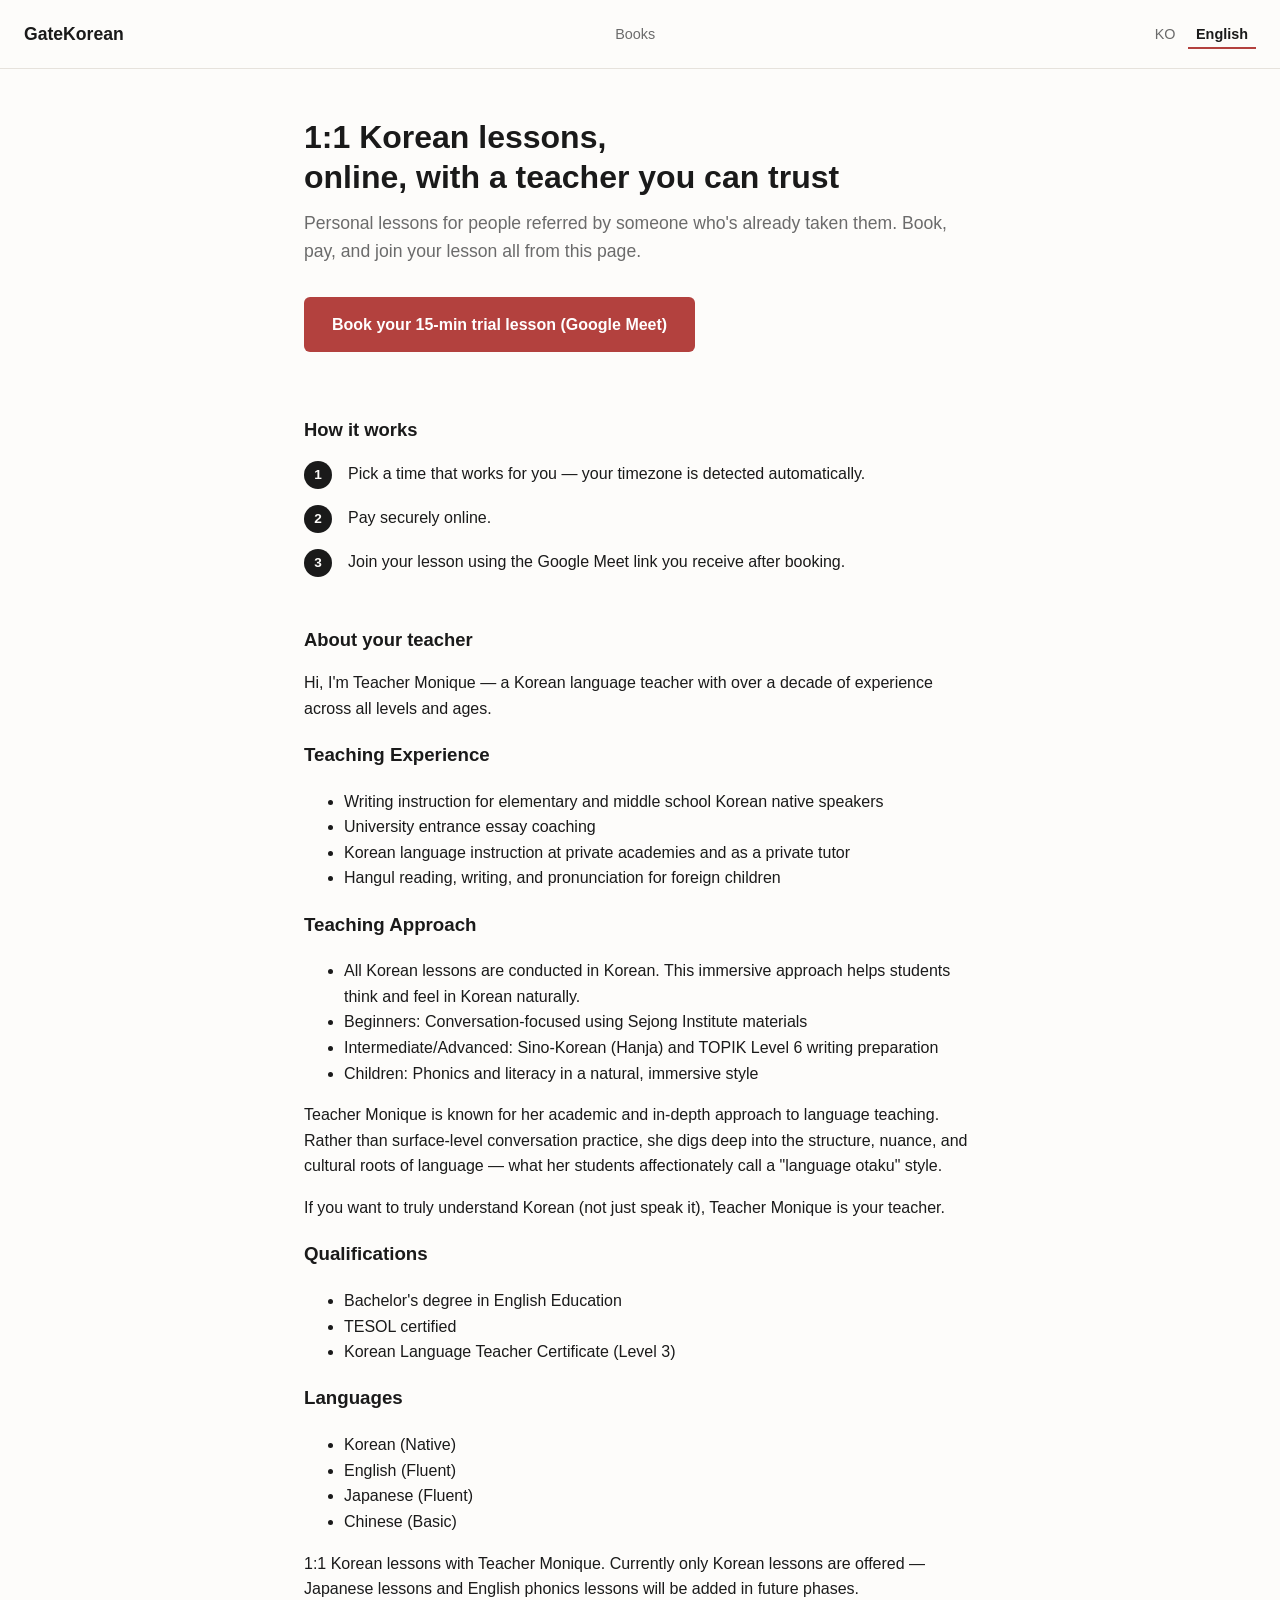
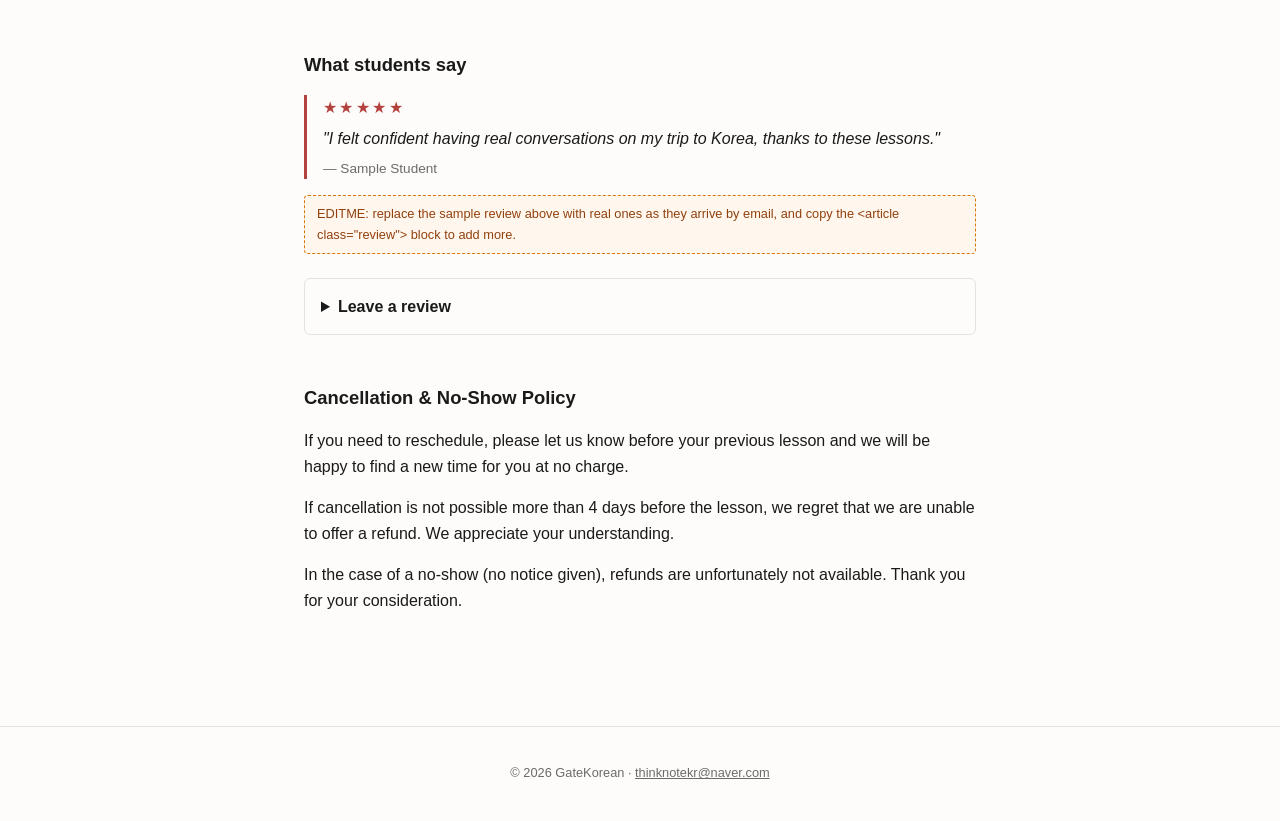
<file: index.html>
<!doctype html>
<html lang="ko">
<head>
<meta charset="utf-8">
<meta http-equiv="refresh" content="0; url=/ko/">
<link rel="canonical" href="/ko/">
<title>GateKorean</title>
<script>
  var lang = (navigator.language || "ko").toLowerCase();
  window.location.replace(lang.startsWith("en") ? "/en/" : "/ko/");
</script>
</head>
<body>
<p><a href="/ko/">한국어</a> / <a href="/en/">English</a></p>
</body>
</html>
</file>
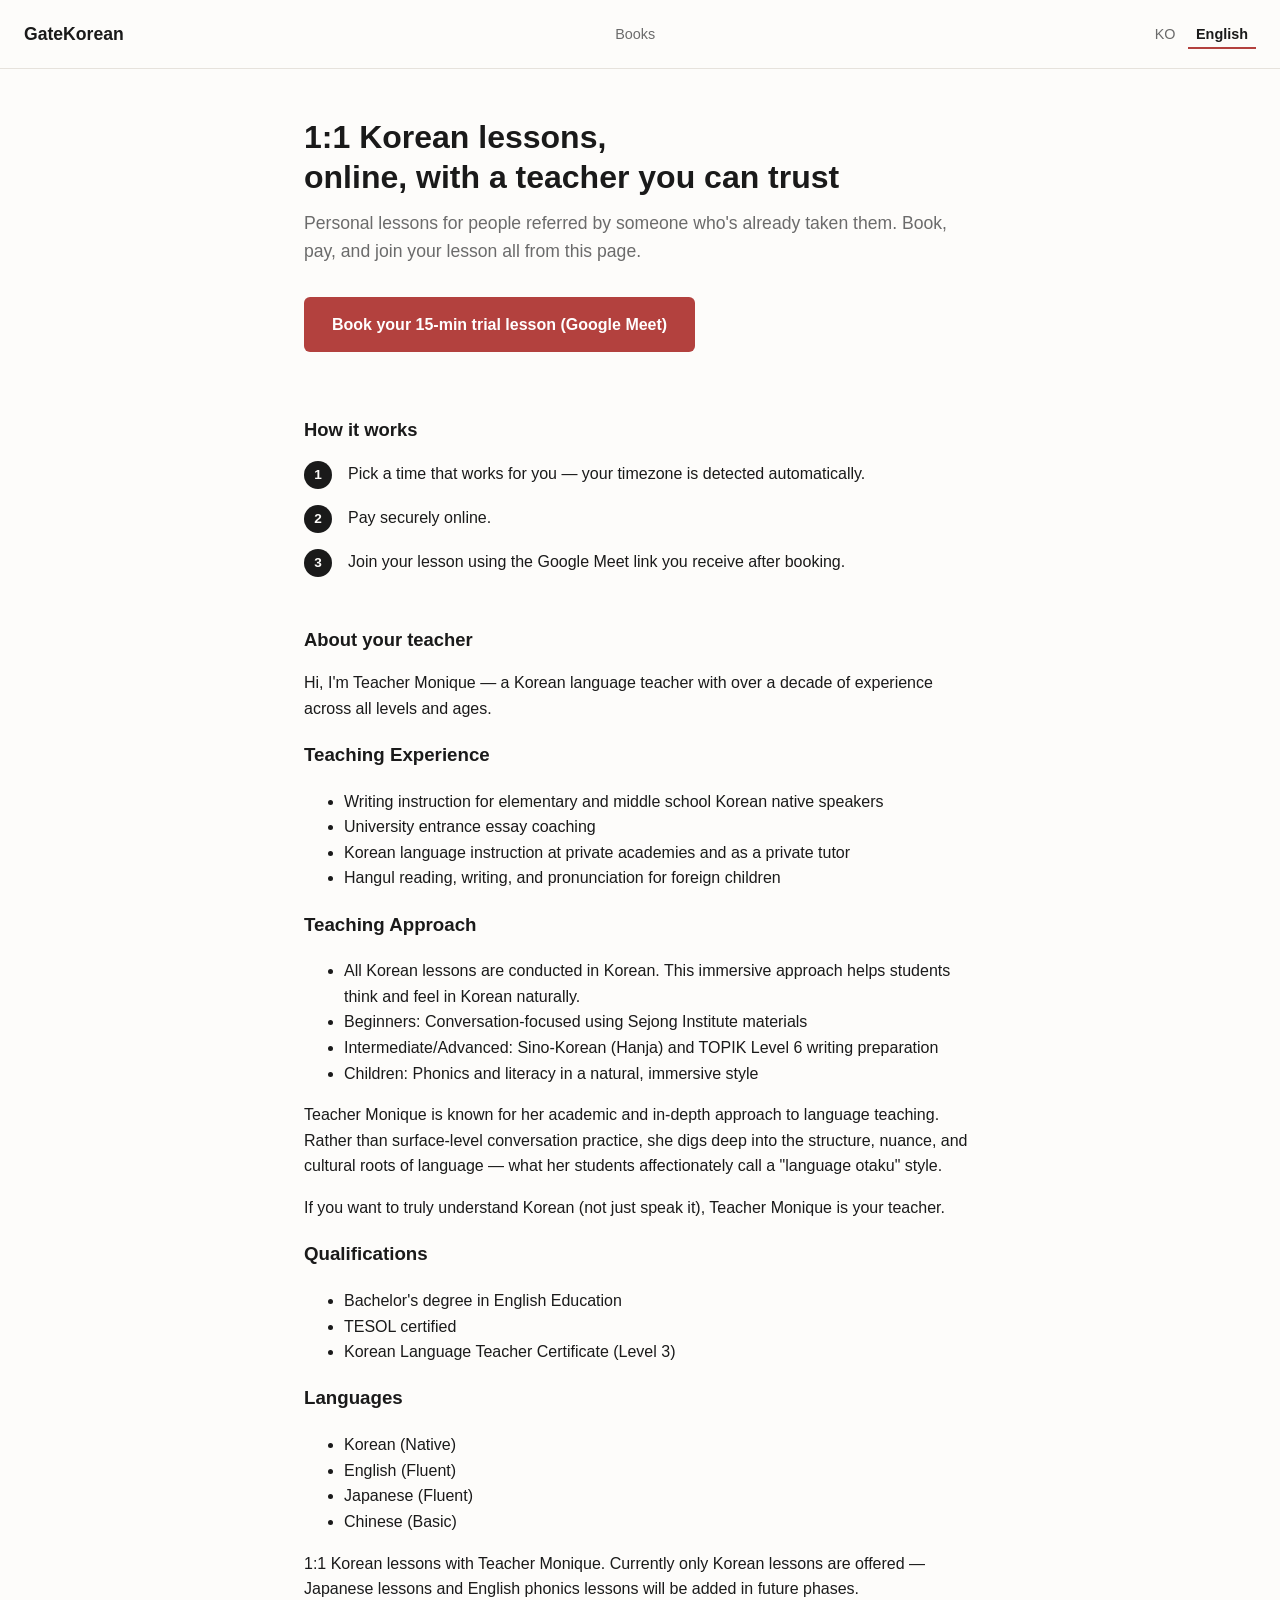
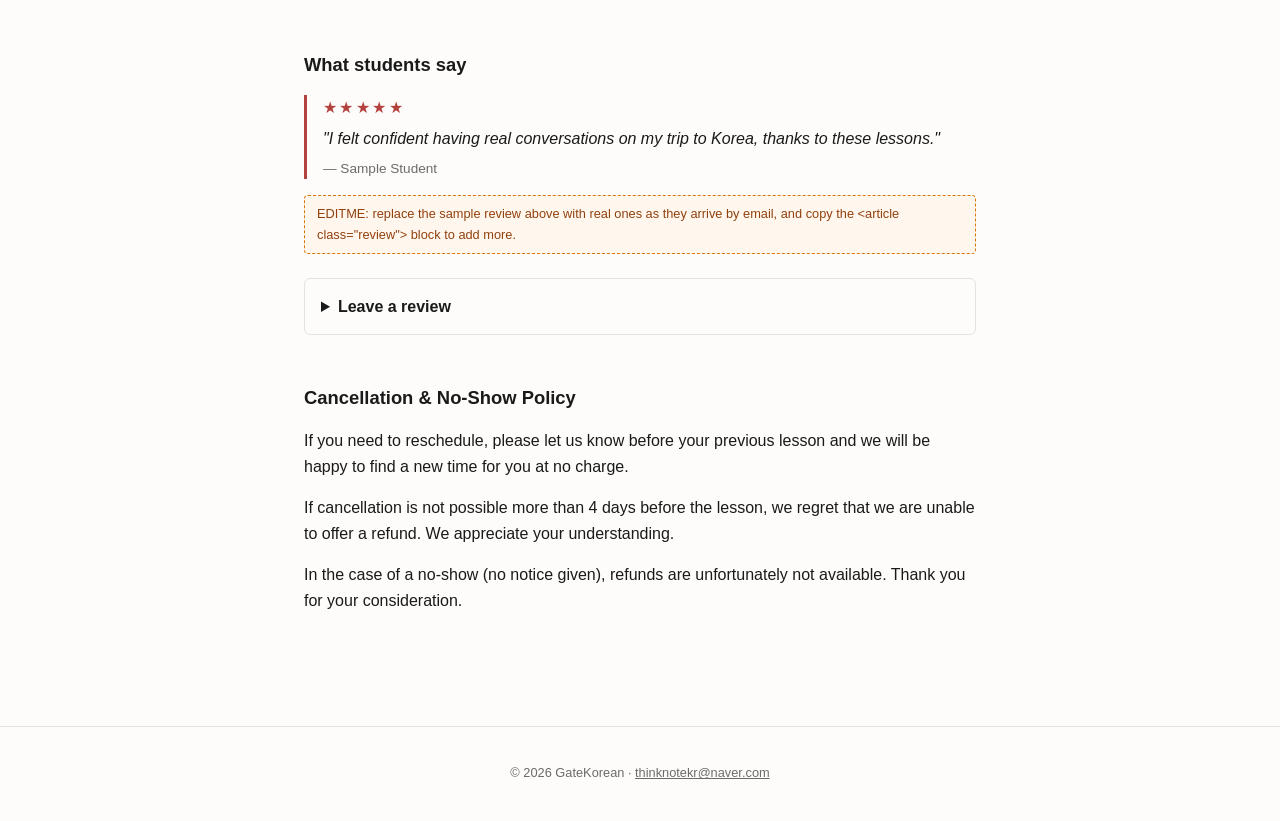
<file: en/index.html>
<!doctype html>
<html lang="en">
<head>
<meta charset="utf-8">
<meta name="viewport" content="width=device-width, initial-scale=1">
<title>1:1 Online Korean Lessons with Monique</title>
<meta name="description" content="Personal 1:1 Korean lessons over video. Book, pay, and join your lesson all in one place.">
<link rel="stylesheet" href="/assets/style.css">
</head>
<body>
<header class="site">
  <a class="brand" href="/en/">GateKorean</a>
  <nav class="site-nav">
    <a href="/en/books/">Books</a>
  </nav>
  <nav class="lang-toggle">
    <a href="/ko/">KO</a>
    <a href="/en/" class="active">English</a>
  </nav>
</header>

<main>
  <div class="wrap">
    <h1>1:1 Korean lessons,<br>online, with a teacher you can trust</h1>
    <p class="tagline">Personal lessons for people referred by someone who's already taken them. Book, pay, and join your lesson all from this page.</p>

    <a class="cta" href="https://cal.com/moniquenam/moniquekor-trial-lesson-15min" target="_blank" rel="noopener">Book your 15-min trial lesson (Google Meet)</a>

    <section>
      <h2>How it works</h2>
      <ol class="steps">
        <li><span class="num">1</span><span>Pick a time that works for you — your timezone is detected automatically.</span></li>
        <li><span class="num">2</span><span>Pay securely online.</span></li>
        <li><span class="num">3</span><span>Join your lesson using the Google Meet link you receive after booking.</span></li>
      </ol>
    </section>

    <section>
      <h2>About your teacher</h2>
      <p>Hi, I'm Teacher Monique — a Korean language teacher with over a decade of experience across all levels and ages.</p>

      <h3>Teaching Experience</h3>
      <ul>
        <li>Writing instruction for elementary and middle school Korean native speakers</li>
        <li>University entrance essay coaching</li>
        <li>Korean language instruction at private academies and as a private tutor</li>
        <li>Hangul reading, writing, and pronunciation for foreign children</li>
      </ul>

      <h3>Teaching Approach</h3>
      <ul>
        <li>All Korean lessons are conducted in Korean. This immersive approach helps students think and feel in Korean naturally.</li>
        <li>Beginners: Conversation-focused using Sejong Institute materials</li>
        <li>Intermediate/Advanced: Sino-Korean (Hanja) and TOPIK Level 6 writing preparation</li>
        <li>Children: Phonics and literacy in a natural, immersive style</li>
      </ul>

      <p>Teacher Monique is known for her academic and in-depth approach to language teaching. Rather than surface-level conversation practice, she digs deep into the structure, nuance, and cultural roots of language — what her students affectionately call a "language otaku" style.</p>

      <p>If you want to truly understand Korean (not just speak it), Teacher Monique is your teacher.</p>

      <h3>Qualifications</h3>
      <ul>
        <li>Bachelor's degree in English Education</li>
        <li>TESOL certified</li>
        <li>Korean Language Teacher Certificate (Level 3)</li>
      </ul>

      <h3>Languages</h3>
      <ul>
        <li>Korean (Native)</li>
        <li>English (Fluent)</li>
        <li>Japanese (Fluent)</li>
        <li>Chinese (Basic)</li>
      </ul>

      <p>1:1 Korean lessons with Teacher Monique. Currently only Korean lessons are offered — Japanese lessons and English phonics lessons will be added in future phases.</p>
    </section>

    <section>
      <h2>What students say</h2>

      <div class="reviews">
        <article class="review">
          <div class="review-stars" aria-hidden="true">★★★★★</div>
          <p class="review-comment">"I felt confident having real conversations on my trip to Korea, thanks to these lessons."</p>
          <p class="review-name">— Sample Student</p>
        </article>
      </div>
      <div class="placeholder">EDITME: replace the sample review above with real ones as they arrive by email, and copy the &lt;article class="review"&gt; block to add more.</div>

      <details class="review-form-wrap">
        <summary>Leave a review</summary>
        <form class="review-form" action="https://formspree.io/f/xojgqnlb" method="POST">
          <label for="review-name">Name</label>
          <input type="text" id="review-name" name="name" required>

          <fieldset class="star-rating">
            <legend>Rating</legend>
            <input type="radio" id="star5" name="rating" value="5" required><label for="star5" title="5 stars">★</label>
            <input type="radio" id="star4" name="rating" value="4"><label for="star4" title="4 stars">★</label>
            <input type="radio" id="star3" name="rating" value="3"><label for="star3" title="3 stars">★</label>
            <input type="radio" id="star2" name="rating" value="2"><label for="star2" title="2 stars">★</label>
            <input type="radio" id="star1" name="rating" value="1"><label for="star1" title="1 star">★</label>
          </fieldset>

          <label for="review-comment">Comment</label>
          <textarea id="review-comment" name="comment" rows="4" required></textarea>

          <input type="text" name="_gotcha" style="display:none" tabindex="-1" autocomplete="off">
          <input type="hidden" name="_subject" value="New review — GateKorean">

          <button type="submit" class="cta">Submit review</button>
        </form>
      </details>
    </section>

    <section>
      <h2>Cancellation & No-Show Policy</h2>
      <p>If you need to reschedule, please let us know before your previous lesson and we will be happy to find a new time for you at no charge.</p>
      <p>If cancellation is not possible more than 4 days before the lesson, we regret that we are unable to offer a refund. We appreciate your understanding.</p>
      <p>In the case of a no-show (no notice given), refunds are unfortunately not available. Thank you for your consideration.</p>
    </section>
  </div>
</main>

<footer class="site">
  <p>&copy; 2026 GateKorean · <a href="mailto:thinknotekr@naver.com">thinknotekr@naver.com</a></p>
</footer>
</body>
</html>
</file>
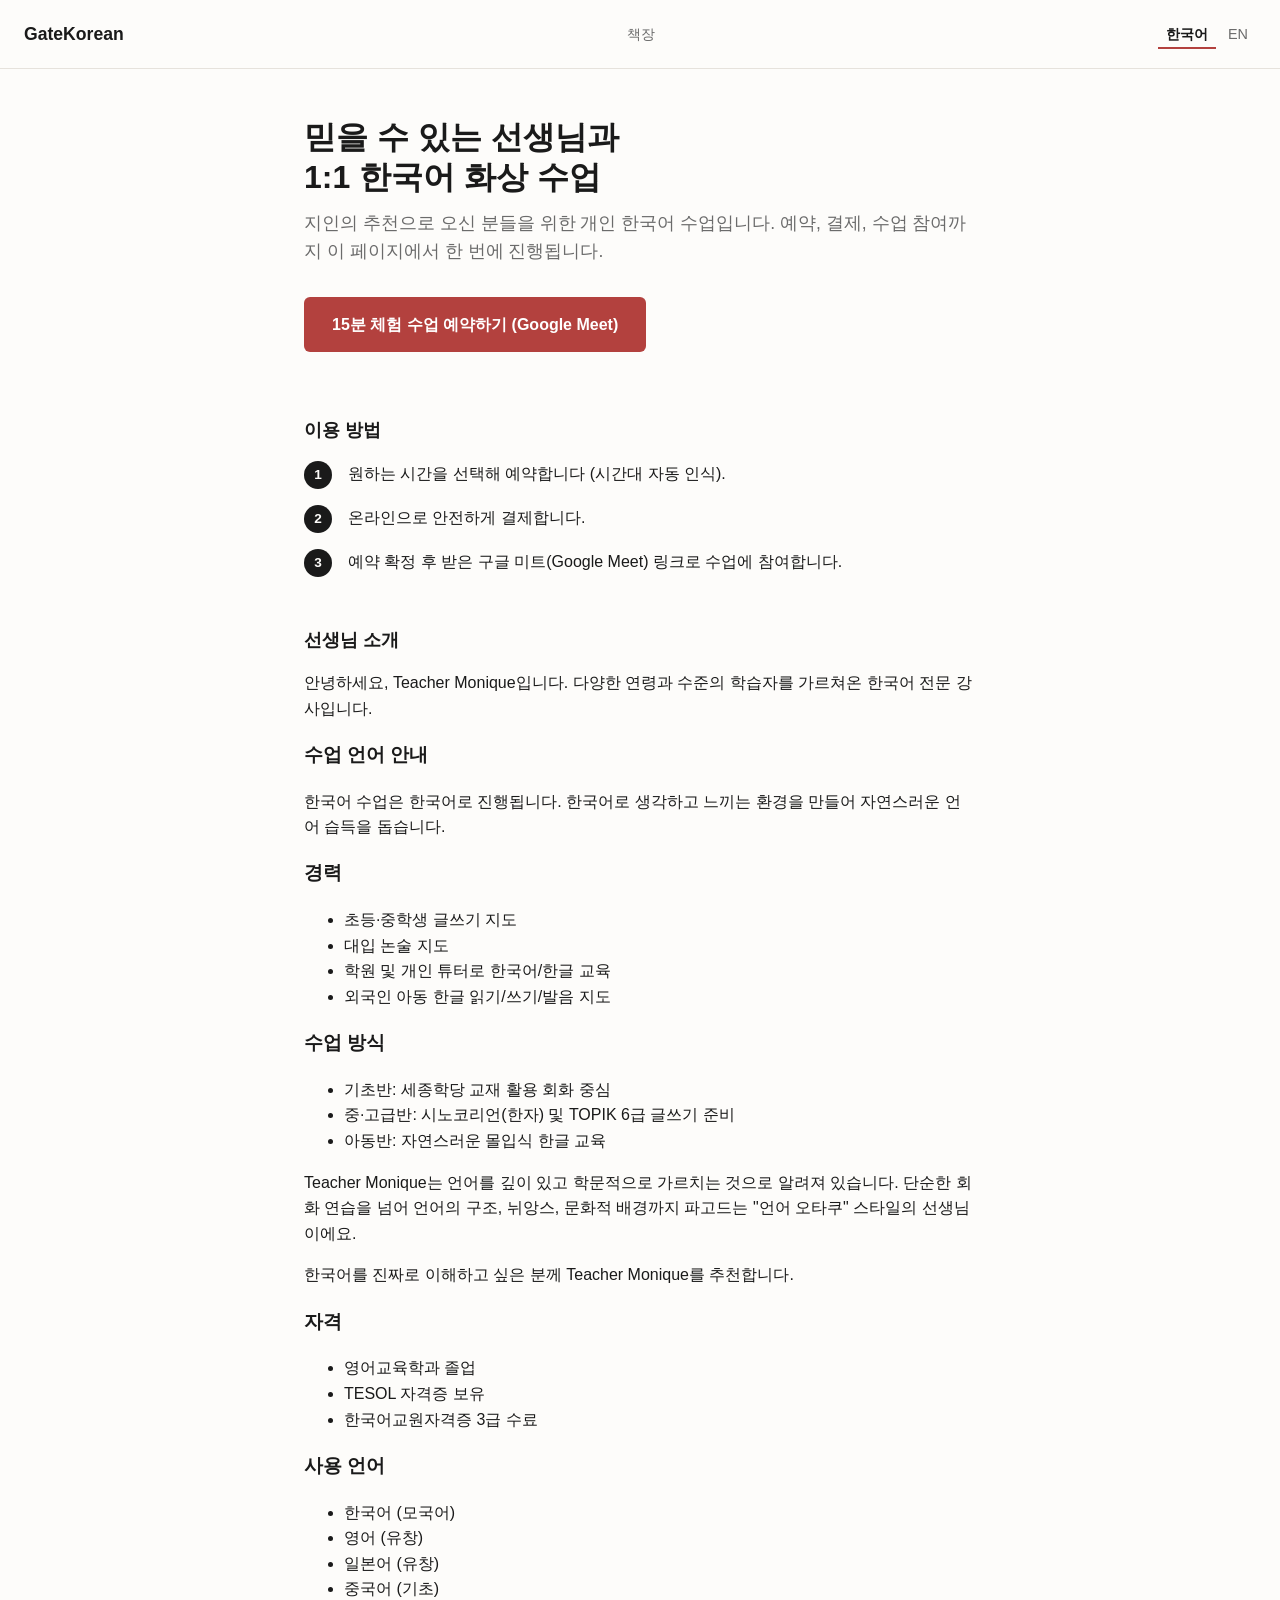
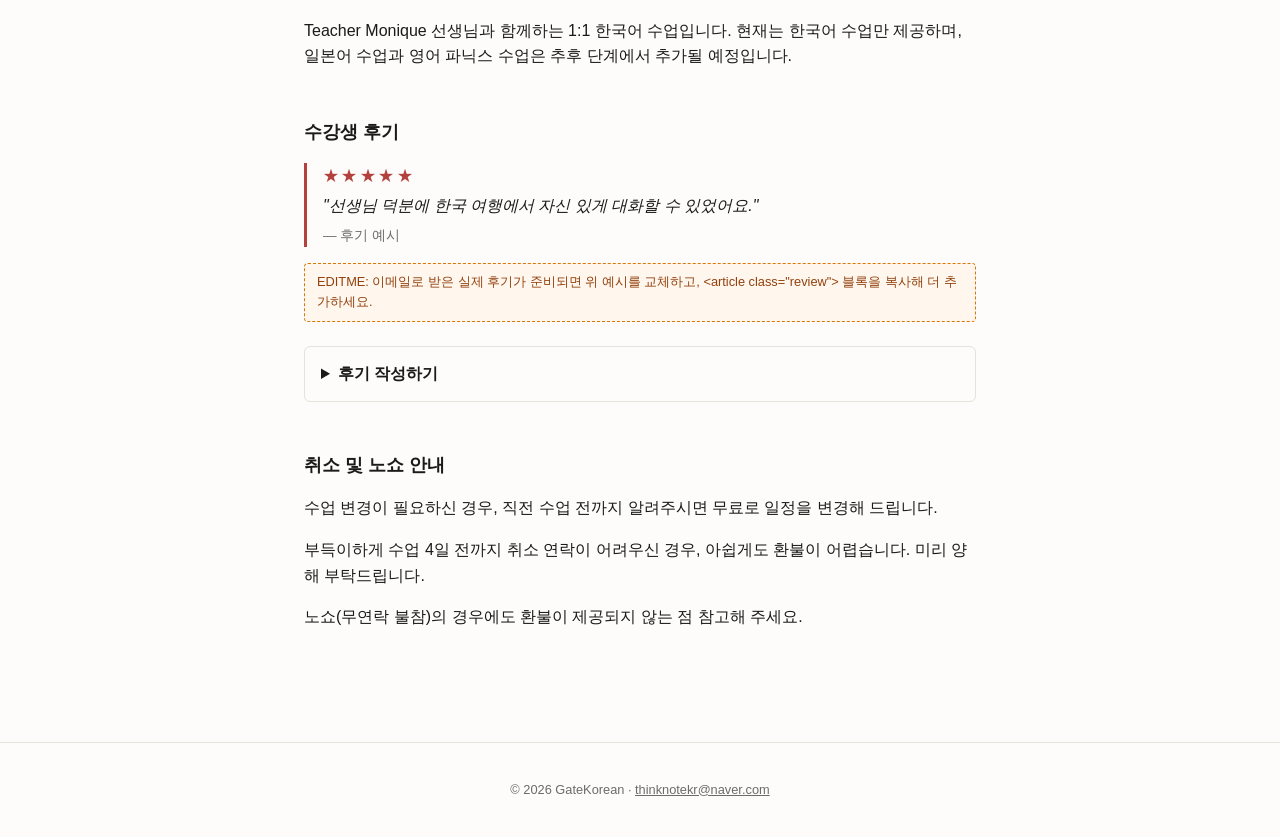
<file: ko/index.html>
<!doctype html>
<html lang="ko">
<head>
<meta charset="utf-8">
<meta name="viewport" content="width=device-width, initial-scale=1">
<title>모니크와 함께하는 한국어 개인 수업</title>
<meta name="description" content="화상으로 배우는 1:1 한국어 개인 수업. 예약부터 결제, 수업까지 한 번에.">
<link rel="stylesheet" href="/assets/style.css">
</head>
<body>
<header class="site">
  <a class="brand" href="/ko/">GateKorean</a>
  <nav class="site-nav">
    <a href="/ko/books/">책장</a>
  </nav>
  <nav class="lang-toggle">
    <a href="/ko/" class="active">한국어</a>
    <a href="/en/">EN</a>
  </nav>
</header>

<main>
  <div class="wrap">
    <h1>믿을 수 있는 선생님과<br>1:1 한국어 화상 수업</h1>
    <p class="tagline">지인의 추천으로 오신 분들을 위한 개인 한국어 수업입니다. 예약, 결제, 수업 참여까지 이 페이지에서 한 번에 진행됩니다.</p>

    <a class="cta" href="https://cal.com/moniquenam/moniquekor-trial-lesson-15min" target="_blank" rel="noopener">15분 체험 수업 예약하기 (Google Meet)</a>

    <section>
      <h2>이용 방법</h2>
      <ol class="steps">
        <li><span class="num">1</span><span>원하는 시간을 선택해 예약합니다 (시간대 자동 인식).</span></li>
        <li><span class="num">2</span><span>온라인으로 안전하게 결제합니다.</span></li>
        <li><span class="num">3</span><span>예약 확정 후 받은 구글 미트(Google Meet) 링크로 수업에 참여합니다.</span></li>
      </ol>
    </section>

    <section>
      <h2>선생님 소개</h2>
      <p>안녕하세요, Teacher Monique입니다. 다양한 연령과 수준의 학습자를 가르쳐온 한국어 전문 강사입니다.</p>

      <h3>수업 언어 안내</h3>
      <p>한국어 수업은 한국어로 진행됩니다. 한국어로 생각하고 느끼는 환경을 만들어 자연스러운 언어 습득을 돕습니다.</p>

      <h3>경력</h3>
      <ul>
        <li>초등·중학생 글쓰기 지도</li>
        <li>대입 논술 지도</li>
        <li>학원 및 개인 튜터로 한국어/한글 교육</li>
        <li>외국인 아동 한글 읽기/쓰기/발음 지도</li>
      </ul>

      <h3>수업 방식</h3>
      <ul>
        <li>기초반: 세종학당 교재 활용 회화 중심</li>
        <li>중·고급반: 시노코리언(한자) 및 TOPIK 6급 글쓰기 준비</li>
        <li>아동반: 자연스러운 몰입식 한글 교육</li>
      </ul>

      <p>Teacher Monique는 언어를 깊이 있고 학문적으로 가르치는 것으로 알려져 있습니다. 단순한 회화 연습을 넘어 언어의 구조, 뉘앙스, 문화적 배경까지 파고드는 "언어 오타쿠" 스타일의 선생님이에요.</p>

      <p>한국어를 진짜로 이해하고 싶은 분께 Teacher Monique를 추천합니다.</p>

      <h3>자격</h3>
      <ul>
        <li>영어교육학과 졸업</li>
        <li>TESOL 자격증 보유</li>
        <li>한국어교원자격증 3급 수료</li>
      </ul>

      <h3>사용 언어</h3>
      <ul>
        <li>한국어 (모국어)</li>
        <li>영어 (유창)</li>
        <li>일본어 (유창)</li>
        <li>중국어 (기초)</li>
      </ul>

      <p>Teacher Monique 선생님과 함께하는 1:1 한국어 수업입니다. 현재는 한국어 수업만 제공하며, 일본어 수업과 영어 파닉스 수업은 추후 단계에서 추가될 예정입니다.</p>
    </section>

    <section>
      <h2>수강생 후기</h2>

      <div class="reviews">
        <article class="review">
          <div class="review-stars" aria-hidden="true">★★★★★</div>
          <p class="review-comment">"선생님 덕분에 한국 여행에서 자신 있게 대화할 수 있었어요."</p>
          <p class="review-name">— 후기 예시</p>
        </article>
      </div>
      <div class="placeholder">EDITME: 이메일로 받은 실제 후기가 준비되면 위 예시를 교체하고, &lt;article class="review"&gt; 블록을 복사해 더 추가하세요.</div>

      <details class="review-form-wrap">
        <summary>후기 작성하기</summary>
        <form class="review-form" action="https://formspree.io/f/xojgqnlb" method="POST">
          <label for="review-name">이름</label>
          <input type="text" id="review-name" name="name" required>

          <fieldset class="star-rating">
            <legend>평점</legend>
            <input type="radio" id="star5" name="rating" value="5" required><label for="star5" title="5점">★</label>
            <input type="radio" id="star4" name="rating" value="4"><label for="star4" title="4점">★</label>
            <input type="radio" id="star3" name="rating" value="3"><label for="star3" title="3점">★</label>
            <input type="radio" id="star2" name="rating" value="2"><label for="star2" title="2점">★</label>
            <input type="radio" id="star1" name="rating" value="1"><label for="star1" title="1점">★</label>
          </fieldset>

          <label for="review-comment">후기 내용</label>
          <textarea id="review-comment" name="comment" rows="4" required></textarea>

          <input type="text" name="_gotcha" style="display:none" tabindex="-1" autocomplete="off">
          <input type="hidden" name="_subject" value="New review — GateKorean">

          <button type="submit" class="cta">후기 제출하기</button>
        </form>
      </details>
    </section>

    <section>
      <h2>취소 및 노쇼 안내</h2>
      <p>수업 변경이 필요하신 경우, 직전 수업 전까지 알려주시면 무료로 일정을 변경해 드립니다.</p>
      <p>부득이하게 수업 4일 전까지 취소 연락이 어려우신 경우, 아쉽게도 환불이 어렵습니다. 미리 양해 부탁드립니다.</p>
      <p>노쇼(무연락 불참)의 경우에도 환불이 제공되지 않는 점 참고해 주세요.</p>
    </section>
  </div>
</main>

<footer class="site">
  <p>&copy; 2026 GateKorean · <a href="mailto:thinknotekr@naver.com">thinknotekr@naver.com</a></p>
</footer>
</body>
</html>
</file>
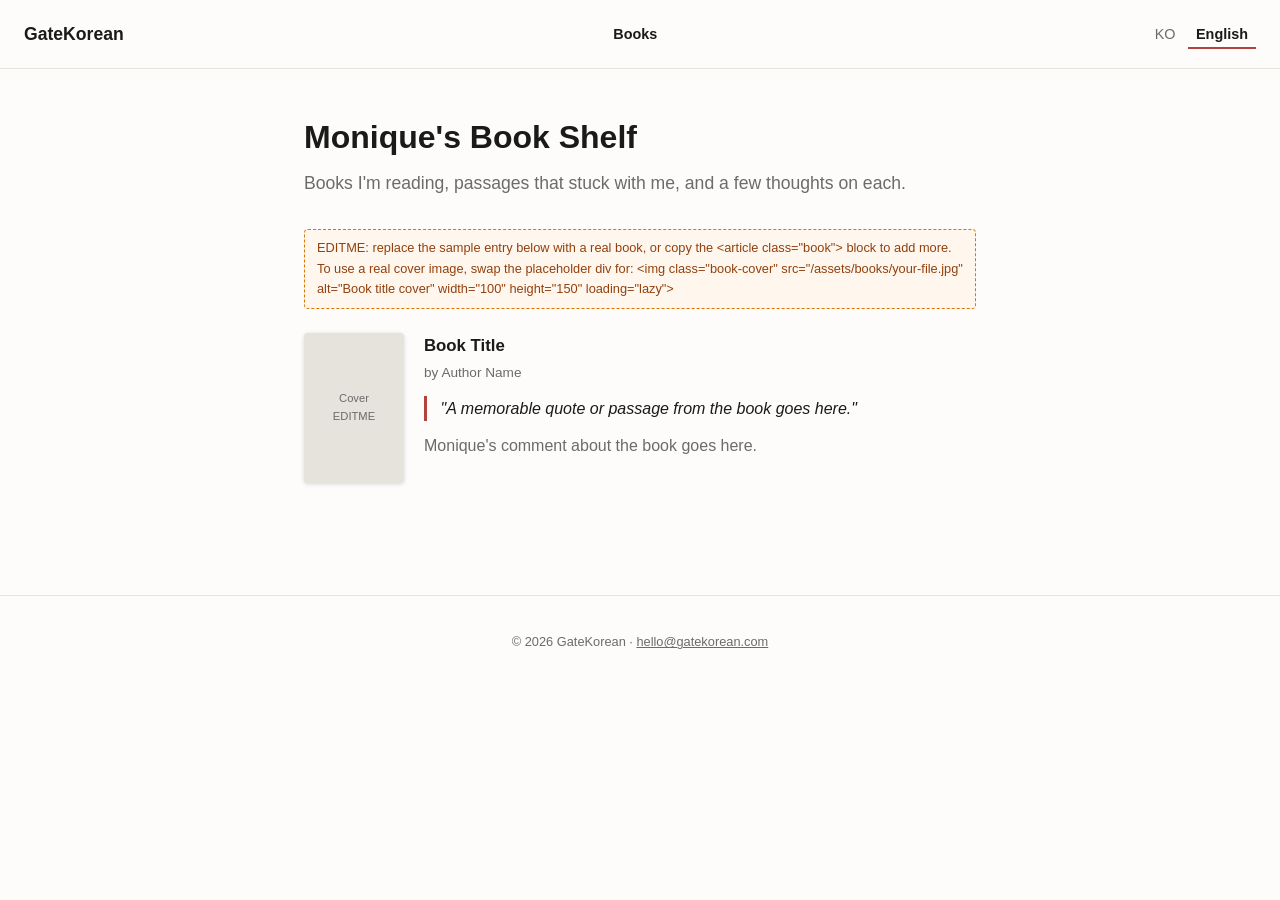
<file: en/books/index.html>
<!doctype html>
<html lang="en">
<head>
<meta charset="utf-8">
<meta name="viewport" content="width=device-width, initial-scale=1">
<title>Monique's Book Shelf | GateKorean</title>
<meta name="description" content="Books Monique is reading, with memorable passages and her thoughts.">
<link rel="stylesheet" href="/assets/style.css">
</head>
<body>
<header class="site">
  <a class="brand" href="/en/">GateKorean</a>
  <nav class="site-nav">
    <a href="/en/books/" aria-current="page">Books</a>
  </nav>
  <nav class="lang-toggle">
    <a href="/ko/books/">KO</a>
    <a href="/en/books/" class="active">English</a>
  </nav>
</header>

<main>
  <div class="wrap">
    <h1>Monique's Book Shelf</h1>
    <p class="tagline">Books I'm reading, passages that stuck with me, and a few thoughts on each.</p>

    <div class="placeholder">EDITME: replace the sample entry below with a real book, or copy the &lt;article class="book"&gt; block to add more. To use a real cover image, swap the placeholder div for: &lt;img class="book-cover" src="/assets/books/your-file.jpg" alt="Book title cover" width="100" height="150" loading="lazy"&gt;</div>

    <div class="book-list">
      <article class="book">
        <div class="book-cover placeholder-cover" style="width:100px;height:150px" aria-hidden="true">Cover<br>EDITME</div>
        <div class="book-info">
          <h2 class="book-title">Book Title</h2>
          <p class="book-author">by Author Name</p>
          <blockquote class="book-quote">"A memorable quote or passage from the book goes here."</blockquote>
          <p class="book-comment">Monique's comment about the book goes here.</p>
        </div>
      </article>
    </div>
  </div>
</main>

<footer class="site">
  <p>&copy; 2026 GateKorean · <a href="mailto:hello@gatekorean.com">hello@gatekorean.com</a></p>
</footer>
</body>
</html>
</file>
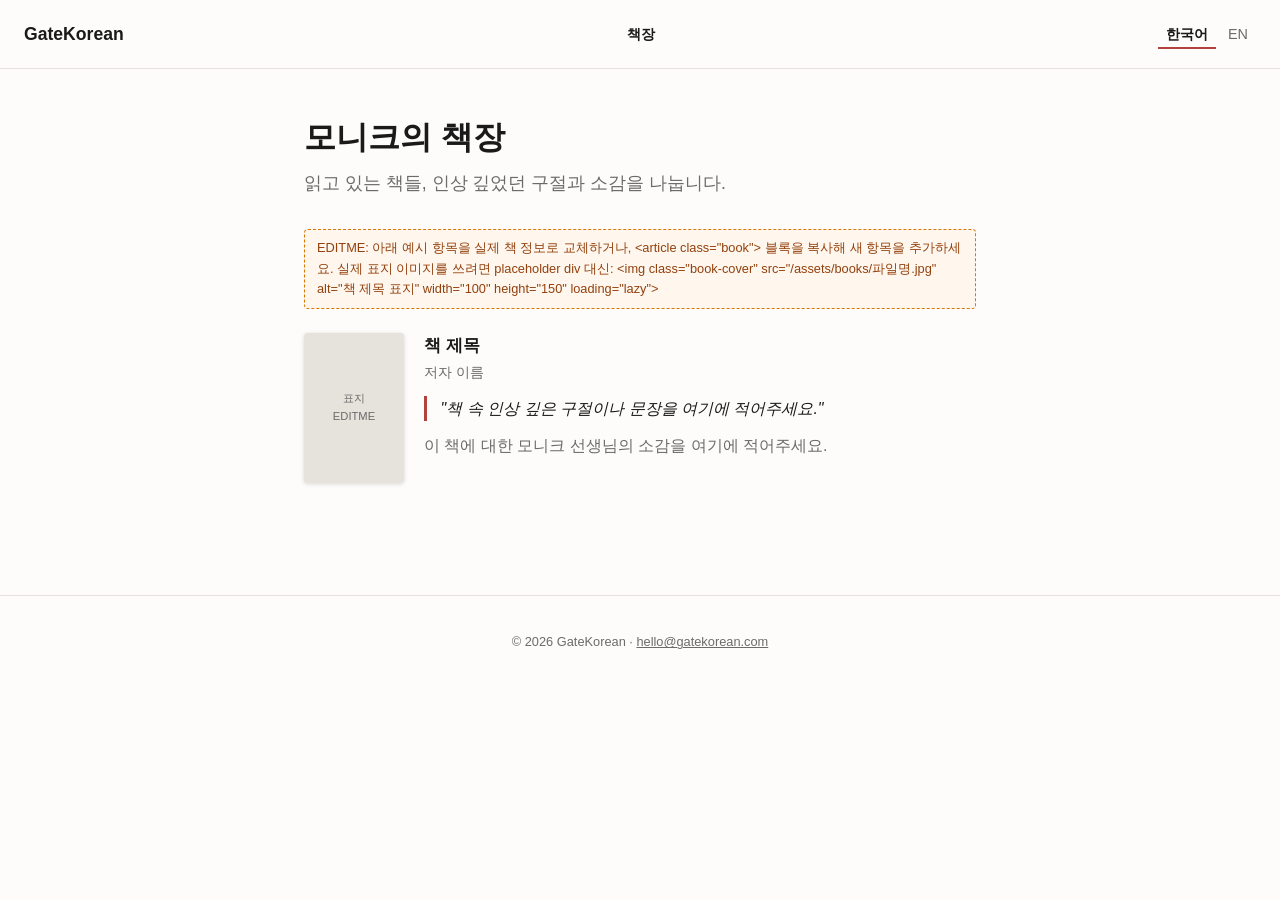
<file: ko/books/index.html>
<!doctype html>
<html lang="ko">
<head>
<meta charset="utf-8">
<meta name="viewport" content="width=device-width, initial-scale=1">
<title>모니크의 책장 | GateKorean</title>
<meta name="description" content="모니크 선생님이 읽고 있는 책과 인상 깊은 구절, 소감을 모아둔 책장입니다.">
<link rel="stylesheet" href="/assets/style.css">
</head>
<body>
<header class="site">
  <a class="brand" href="/ko/">GateKorean</a>
  <nav class="site-nav">
    <a href="/ko/books/" aria-current="page">책장</a>
  </nav>
  <nav class="lang-toggle">
    <a href="/ko/books/" class="active">한국어</a>
    <a href="/en/books/">EN</a>
  </nav>
</header>

<main>
  <div class="wrap">
    <h1>모니크의 책장</h1>
    <p class="tagline">읽고 있는 책들, 인상 깊었던 구절과 소감을 나눕니다.</p>

    <div class="placeholder">EDITME: 아래 예시 항목을 실제 책 정보로 교체하거나, &lt;article class="book"&gt; 블록을 복사해 새 항목을 추가하세요. 실제 표지 이미지를 쓰려면 placeholder div 대신: &lt;img class="book-cover" src="/assets/books/파일명.jpg" alt="책 제목 표지" width="100" height="150" loading="lazy"&gt;</div>

    <div class="book-list">
      <article class="book">
        <div class="book-cover placeholder-cover" style="width:100px;height:150px" aria-hidden="true">표지<br>EDITME</div>
        <div class="book-info">
          <h2 class="book-title">책 제목</h2>
          <p class="book-author">저자 이름</p>
          <blockquote class="book-quote">"책 속 인상 깊은 구절이나 문장을 여기에 적어주세요."</blockquote>
          <p class="book-comment">이 책에 대한 모니크 선생님의 소감을 여기에 적어주세요.</p>
        </div>
      </article>
    </div>
  </div>
</main>

<footer class="site">
  <p>&copy; 2026 GateKorean · <a href="mailto:hello@gatekorean.com">hello@gatekorean.com</a></p>
</footer>
</body>
</html>
</file>
<file: assets/style.css>
:root {
  --ink: #1a1a1a;
  --paper: #fdfcfa;
  --accent: #b3413e;
  --muted: #6b6b6b;
  --line: #e6e2dc;
  --max-width: 720px;
}

* { box-sizing: border-box; }

html { scroll-behavior: smooth; }

body {
  margin: 0;
  font-family: -apple-system, BlinkMacSystemFont, "Apple SD Gothic Neo", "Noto Sans KR", "Segoe UI", sans-serif;
  color: var(--ink);
  background: var(--paper);
  line-height: 1.6;
}

.wrap {
  max-width: var(--max-width);
  margin: 0 auto;
  padding: 0 1.5rem;
}

header.site {
  display: flex;
  align-items: center;
  justify-content: space-between;
  padding: 1.25rem 1.5rem;
  border-bottom: 1px solid var(--line);
}

header.site .brand {
  font-weight: 700;
  font-size: 1.1rem;
  text-decoration: none;
  color: var(--ink);
}

.site-nav a {
  color: var(--muted);
  text-decoration: none;
  font-size: 0.9rem;
  padding: 0.3rem 0.5rem;
}

.site-nav a:hover,
.site-nav a[aria-current="page"] {
  color: var(--ink);
  font-weight: 700;
}

.lang-toggle a {
  color: var(--muted);
  text-decoration: none;
  font-size: 0.9rem;
  padding: 0.3rem 0.5rem;
}

.lang-toggle a.active {
  color: var(--ink);
  font-weight: 700;
  border-bottom: 2px solid var(--accent);
}

main .wrap { padding-top: 3rem; padding-bottom: 4rem; }

h1 {
  font-size: 2rem;
  line-height: 1.25;
  margin: 0 0 0.75rem;
}

.tagline {
  font-size: 1.1rem;
  color: var(--muted);
  margin: 0 0 2rem;
}

.cta {
  display: inline-block;
  background: var(--accent);
  color: #fff;
  text-decoration: none;
  font-weight: 700;
  padding: 0.9rem 1.75rem;
  border-radius: 6px;
  margin-bottom: 3rem;
}

.cta:hover { opacity: 0.9; }

section {
  margin-bottom: 3rem;
}

section h2 {
  font-size: 1.15rem;
  margin-bottom: 1rem;
}

.steps {
  list-style: none;
  padding: 0;
  margin: 0;
  display: grid;
  gap: 1rem;
}

.steps li {
  display: flex;
  gap: 1rem;
  align-items: flex-start;
}

.steps .num {
  flex-shrink: 0;
  width: 28px;
  height: 28px;
  border-radius: 50%;
  background: var(--ink);
  color: var(--paper);
  display: flex;
  align-items: center;
  justify-content: center;
  font-size: 0.85rem;
  font-weight: 700;
}

.testimonial {
  border-left: 3px solid var(--accent);
  padding-left: 1rem;
  color: var(--muted);
  font-style: italic;
  margin-bottom: 1rem;
}

.testimonial cite {
  display: block;
  margin-top: 0.4rem;
  font-style: normal;
  font-size: 0.85rem;
  color: var(--ink);
}

footer.site {
  border-top: 1px solid var(--line);
  padding: 1.5rem;
  text-align: center;
  color: var(--muted);
  font-size: 0.8rem;
}

footer.site a {
  color: var(--muted);
}

.placeholder {
  background: #fff7ed;
  border: 1px dashed #d97706;
  padding: 0.5rem 0.75rem;
  font-size: 0.8rem;
  color: #92400e;
  border-radius: 4px;
  margin-bottom: 1rem;
}

/* Reviews */

.reviews {
  display: grid;
  gap: 1.5rem;
  margin: 0 0 1rem;
}

.review {
  border-left: 3px solid var(--accent);
  padding-left: 1rem;
}

.review-stars {
  color: var(--accent);
  letter-spacing: 0.15rem;
  margin-bottom: 0.3rem;
}

.review-comment {
  font-style: italic;
  margin: 0 0 0.4rem;
}

.review-name {
  font-size: 0.85rem;
  color: var(--muted);
  margin: 0;
}

.review-form-wrap {
  margin-top: 1.5rem;
  border: 1px solid var(--line);
  border-radius: 6px;
  padding: 0 1rem;
}

.review-form-wrap summary {
  cursor: pointer;
  font-weight: 700;
  padding: 0.9rem 0;
}

.review-form {
  display: grid;
  gap: 0.9rem;
  padding-bottom: 1.25rem;
}

.review-form label {
  font-size: 0.85rem;
  font-weight: 700;
}

.review-form input[type="text"],
.review-form textarea {
  font: inherit;
  width: 100%;
  padding: 0.6rem 0.75rem;
  border: 1px solid var(--line);
  border-radius: 4px;
  background: #fff;
  color: var(--ink);
}

.review-form textarea { resize: vertical; }

.review-form .cta {
  border: 0;
  cursor: pointer;
  font: inherit;
  justify-self: start;
}

.star-rating {
  border: 0;
  padding: 0;
  margin: 0;
  display: flex;
  flex-direction: row-reverse;
  justify-content: flex-end;
  gap: 0.1rem;
}

.star-rating legend {
  font-size: 0.85rem;
  font-weight: 700;
  padding: 0;
  margin-bottom: 0.2rem;
  width: 100%;
}

.star-rating input {
  position: absolute;
  opacity: 0;
  width: 1px;
  height: 1px;
}

.star-rating label {
  font-size: 1.7rem;
  color: var(--line);
  cursor: pointer;
  line-height: 1;
  padding: 0 0.05rem;
}

.star-rating input:checked ~ label,
.star-rating label:hover,
.star-rating label:hover ~ label {
  color: var(--accent);
}

/* Book archive */

.book-list {
  display: grid;
  gap: 2rem;
  margin: 1.5rem 0 3rem;
}

.book {
  display: flex;
  gap: 1.25rem;
  align-items: flex-start;
}

.book-cover {
  border-radius: 4px;
  box-shadow: 0 1px 4px rgba(0, 0, 0, 0.15);
  flex-shrink: 0;
  object-fit: cover;
  background: var(--line);
}

.book-cover.placeholder-cover {
  display: flex;
  align-items: center;
  justify-content: center;
  text-align: center;
  font-size: 0.7rem;
  color: var(--muted);
  padding: 0.5rem;
}

.book-title {
  font-size: 1.05rem;
  margin: 0 0 0.15rem;
}

.book-author {
  font-size: 0.85rem;
  color: var(--muted);
  margin: 0 0 0.75rem;
}

.book-quote {
  border-left: 3px solid var(--accent);
  padding-left: 0.85rem;
  margin: 0 0 0.75rem;
  font-style: italic;
  color: var(--ink);
}

.book-comment {
  margin: 0;
  color: var(--muted);
}

@media (max-width: 480px) {
  .book { flex-direction: column; }
}
</file>
